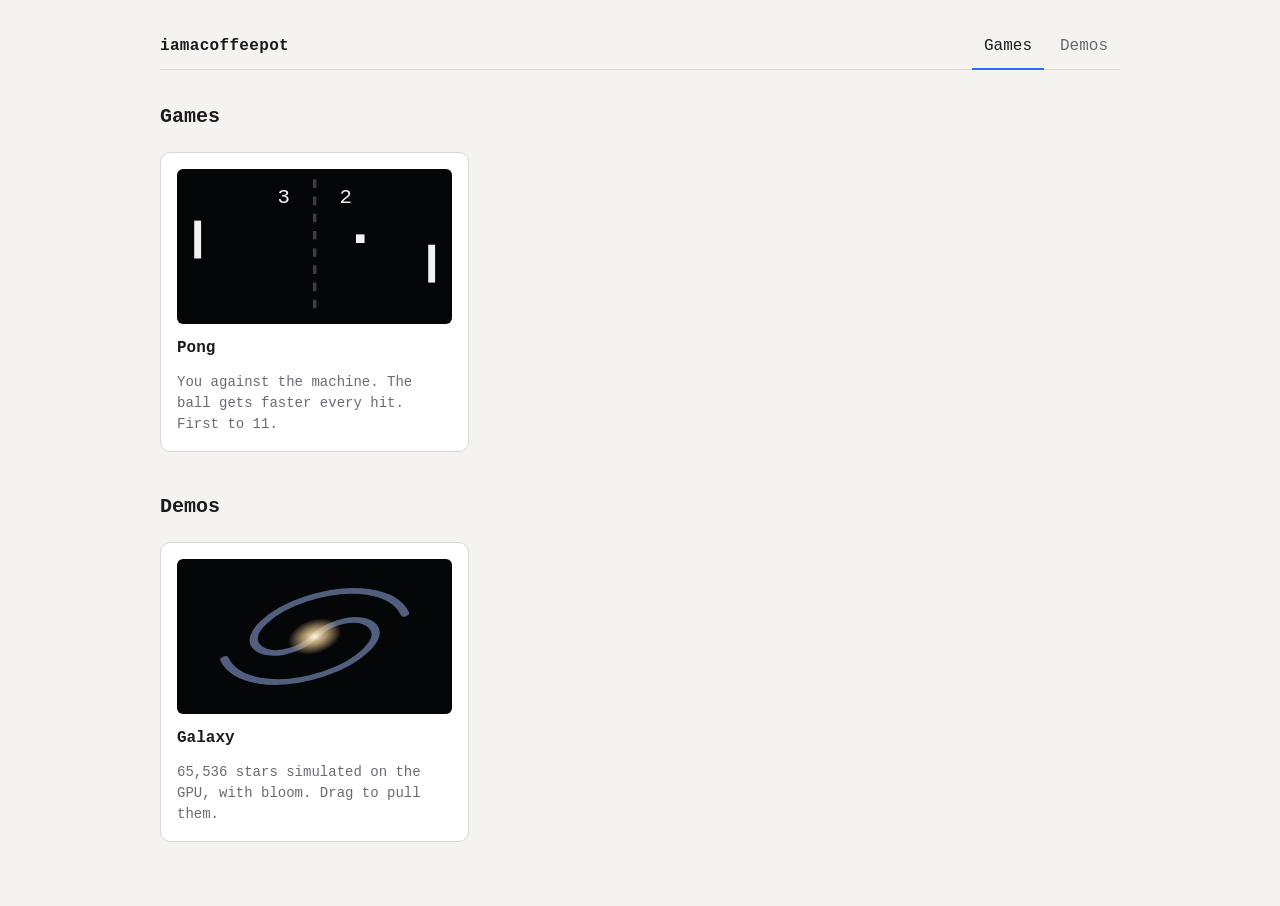
<file: index.html>
<!doctype html>
<html lang="en">
<head>
  <meta charset="utf-8">
  <meta name="viewport" content="width=device-width, initial-scale=1">
  <title>Games · iamacoffeepot</title>
  <meta name="description" content="Small games that run in the browser.">
  <link rel="stylesheet" href="/style.css">
</head>
<body>
  <div class="site">
    <header>
      <a class="name" href="/">iamacoffeepot</a>
      <nav><a href="/" aria-current="page">Games</a><a href="/demos/">Demos</a></nav>
    </header>
    <main>
      <h1>Games</h1>
      <ul class="games">
        <li>
          <a class="game" href="/games/pong/">
            <svg viewBox="0 0 160 90" role="img" aria-label="Pong: two paddles and a ball">
              <line x1="80" y1="6" x2="80" y2="84" stroke="#3a3d48" stroke-width="2" stroke-dasharray="5 5"/>
              <rect x="10" y="30" width="4" height="22" fill="#f2f2f2"/>
              <rect x="146" y="44" width="4" height="22" fill="#f2f2f2"/>
              <rect x="104" y="38" width="5" height="5" fill="#f2f2f2"/>
              <text x="62" y="20" fill="#f2f2f2" font-family="monospace" font-size="12" text-anchor="middle">3</text>
              <text x="98" y="20" fill="#f2f2f2" font-family="monospace" font-size="12" text-anchor="middle">2</text>
            </svg>
            <h2>Pong</h2>
            <p>You against the machine. The ball gets faster every hit. First to 11.</p>
          </a>
        </li>
      </ul>
      <h1 class="section">Demos</h1>
      <ul class="games">
        <li>
          <a class="game" href="/demos/galaxy/">
            <svg viewBox="0 0 160 90" role="img" aria-label="A spiral galaxy">
              <defs>
                <radialGradient id="core" cx="50%" cy="50%" r="50%">
                  <stop offset="0" stop-color="#fff4dc"/>
                  <stop offset="0.45" stop-color="#e9c98f" stop-opacity="0.7"/>
                  <stop offset="1" stop-color="#e9c98f" stop-opacity="0"/>
                </radialGradient>
              </defs>
              <g transform="translate(80 45) rotate(-18) scale(1 0.62)" fill="none" stroke-linecap="round">
                <path d="M0 0 C 12 -10, 30 -6, 34 8 C 38 22, 20 36, -2 36 C -30 36, -52 18, -54 -6" stroke="#8fa8dc" stroke-opacity="0.55" stroke-width="5"/>
                <path d="M0 0 C -12 10, -30 6, -34 -8 C -38 -22, -20 -36, 2 -36 C 30 -36, 52 -18, 54 6" stroke="#8fa8dc" stroke-opacity="0.55" stroke-width="5"/>
                <circle r="16" fill="url(#core)"/>
              </g>
            </svg>
            <h2>Galaxy</h2>
            <p>65,536 stars simulated on the GPU, with bloom. Drag to pull them.</p>
          </a>
        </li>
      </ul>
    </main>
  </div>
</body>
</html>
</file>
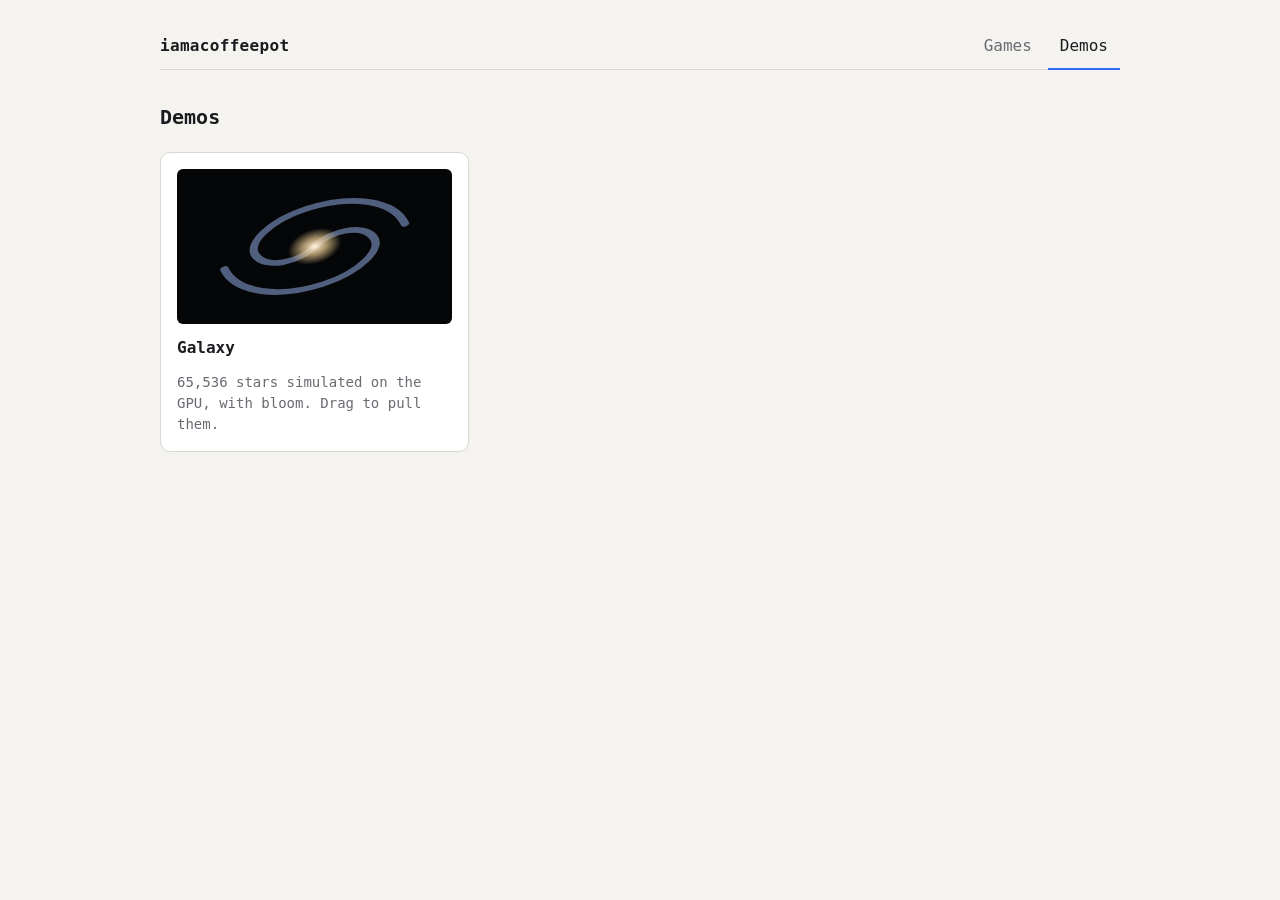
<file: demos/index.html>
<!doctype html>
<html lang="en">
<head>
  <meta charset="utf-8">
  <meta name="viewport" content="width=device-width, initial-scale=1">
  <title>Demos · iamacoffeepot</title>
  <meta name="description" content="Rendering demos that run in the browser.">
  <link rel="stylesheet" href="/style.css">
</head>
<body>
  <div class="site">
    <header>
      <a class="name" href="/">iamacoffeepot</a>
      <nav><a href="/">Games</a><a href="/demos/" aria-current="page">Demos</a></nav>
    </header>
    <main>
      <h1>Demos</h1>
      <ul class="games">
        <li>
          <a class="game" href="/demos/galaxy/">
            <svg viewBox="0 0 160 90" role="img" aria-label="A spiral galaxy">
              <defs>
                <radialGradient id="core" cx="50%" cy="50%" r="50%">
                  <stop offset="0" stop-color="#fff4dc"/>
                  <stop offset="0.45" stop-color="#e9c98f" stop-opacity="0.7"/>
                  <stop offset="1" stop-color="#e9c98f" stop-opacity="0"/>
                </radialGradient>
              </defs>
              <g transform="translate(80 45) rotate(-18) scale(1 0.62)" fill="none" stroke-linecap="round">
                <path d="M0 0 C 12 -10, 30 -6, 34 8 C 38 22, 20 36, -2 36 C -30 36, -52 18, -54 -6" stroke="#8fa8dc" stroke-opacity="0.55" stroke-width="5"/>
                <path d="M0 0 C -12 10, -30 6, -34 -8 C -38 -22, -20 -36, 2 -36 C 30 -36, 52 -18, 54 6" stroke="#8fa8dc" stroke-opacity="0.55" stroke-width="5"/>
                <circle r="16" fill="url(#core)"/>
              </g>
            </svg>
            <h2>Galaxy</h2>
            <p>65,536 stars simulated on the GPU, with bloom. Drag to pull them.</p>
          </a>
        </li>
      </ul>
    </main>
  </div>
</body>
</html>
</file>
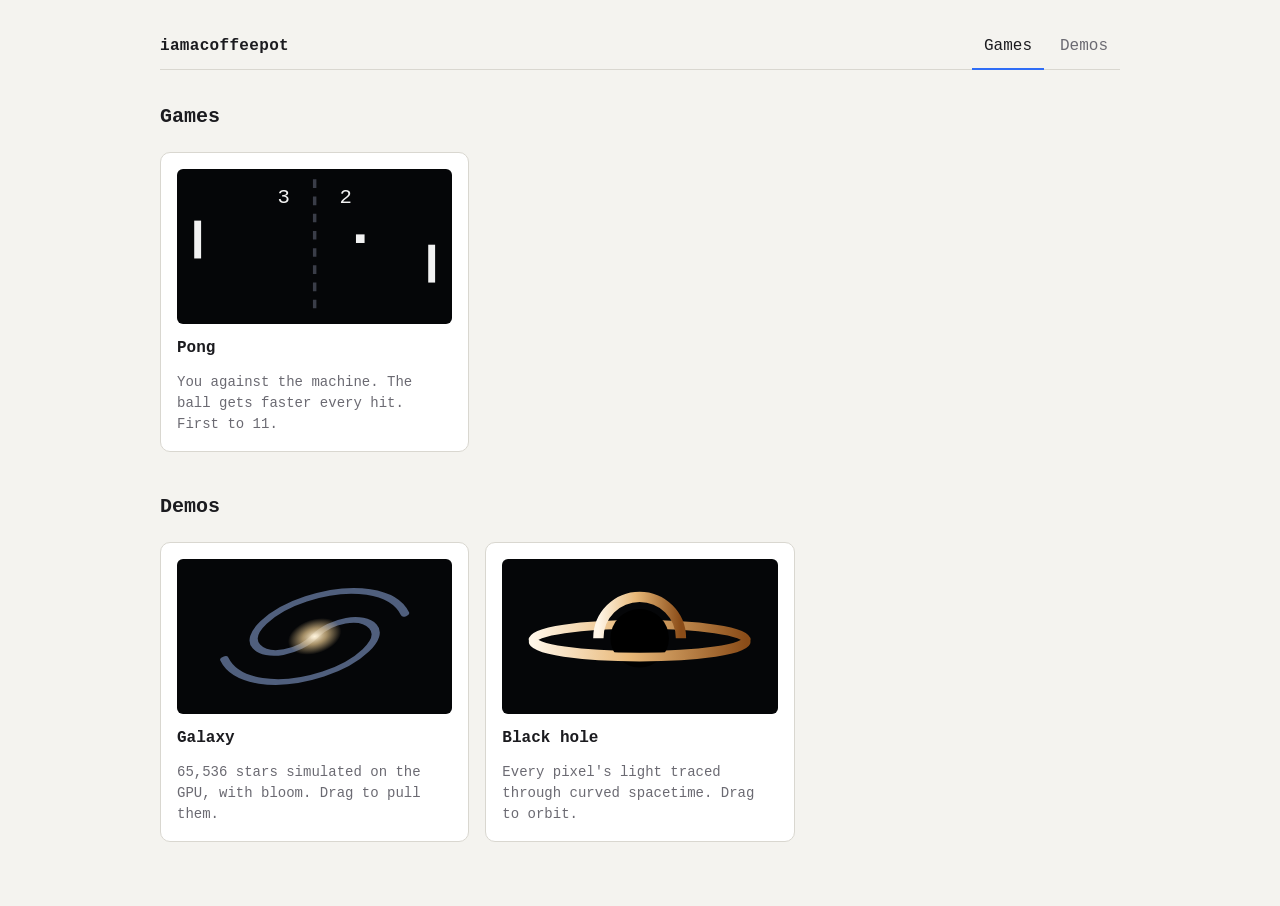
<file: site/index.html>
<!doctype html>
<html lang="en">
<head>
  <meta charset="utf-8">
  <meta name="viewport" content="width=device-width, initial-scale=1">
  <title>Games · iamacoffeepot</title>
  <meta name="description" content="Small games that run in the browser.">
  <link rel="stylesheet" href="/style.css">
</head>
<body>
  <div class="site">
    <header>
      <a class="name" href="/">iamacoffeepot</a>
      <nav><a href="/" aria-current="page">Games</a><a href="/demos/">Demos</a></nav>
    </header>
    <main>
      <h1>Games</h1>
      <ul class="games">
        <li>
          <a class="game" href="/games/pong/">
            <svg viewBox="0 0 160 90" role="img" aria-label="Pong: two paddles and a ball">
              <line x1="80" y1="6" x2="80" y2="84" stroke="#3a3d48" stroke-width="2" stroke-dasharray="5 5"/>
              <rect x="10" y="30" width="4" height="22" fill="#f2f2f2"/>
              <rect x="146" y="44" width="4" height="22" fill="#f2f2f2"/>
              <rect x="104" y="38" width="5" height="5" fill="#f2f2f2"/>
              <text x="62" y="20" fill="#f2f2f2" font-family="monospace" font-size="12" text-anchor="middle">3</text>
              <text x="98" y="20" fill="#f2f2f2" font-family="monospace" font-size="12" text-anchor="middle">2</text>
            </svg>
            <h2>Pong</h2>
            <p>You against the machine. The ball gets faster every hit. First to 11.</p>
          </a>
        </li>
      </ul>
      <h1 class="section">Demos</h1>
      <ul class="games">
        <li>
          <a class="game" href="/demos/galaxy/">
            <svg viewBox="0 0 160 90" role="img" aria-label="A spiral galaxy">
              <defs>
                <radialGradient id="core" cx="50%" cy="50%" r="50%">
                  <stop offset="0" stop-color="#fff4dc"/>
                  <stop offset="0.45" stop-color="#e9c98f" stop-opacity="0.7"/>
                  <stop offset="1" stop-color="#e9c98f" stop-opacity="0"/>
                </radialGradient>
              </defs>
              <g transform="translate(80 45) rotate(-18) scale(1 0.62)" fill="none" stroke-linecap="round">
                <path d="M0 0 C 12 -10, 30 -6, 34 8 C 38 22, 20 36, -2 36 C -30 36, -52 18, -54 -6" stroke="#8fa8dc" stroke-opacity="0.55" stroke-width="5"/>
                <path d="M0 0 C -12 10, -30 6, -34 -8 C -38 -22, -20 -36, 2 -36 C 30 -36, 52 -18, 54 6" stroke="#8fa8dc" stroke-opacity="0.55" stroke-width="5"/>
                <circle r="16" fill="url(#core)"/>
              </g>
            </svg>
            <h2>Galaxy</h2>
            <p>65,536 stars simulated on the GPU, with bloom. Drag to pull them.</p>
          </a>
        </li>
        <li>
          <a class="game" href="/demos/blackhole/">
            <svg viewBox="0 0 160 90" role="img" aria-label="A black hole with a lensed accretion disk">
              <defs>
                <linearGradient id="disk" x1="0" x2="1">
                  <stop offset="0" stop-color="#fff6e8"/>
                  <stop offset="0.45" stop-color="#e8b878"/>
                  <stop offset="1" stop-color="#8a4c18"/>
                </linearGradient>
              </defs>
              <ellipse cx="80" cy="47" rx="62" ry="9" fill="none" stroke="url(#disk)" stroke-width="5"/>
              <path d="M56 46 A24 24 0 0 1 104 46" fill="none" stroke="url(#disk)" stroke-width="6"/>
              <circle cx="80" cy="46" r="17" fill="#000"/>
              <path d="M18 48 A62 9 0 0 0 142 48" fill="none" stroke="url(#disk)" stroke-width="5"/>
            </svg>
            <h2>Black hole</h2>
            <p>Every pixel's light traced through curved spacetime. Drag to orbit.</p>
          </a>
        </li>
      </ul>
    </main>
  </div>
</body>
</html>
</file>
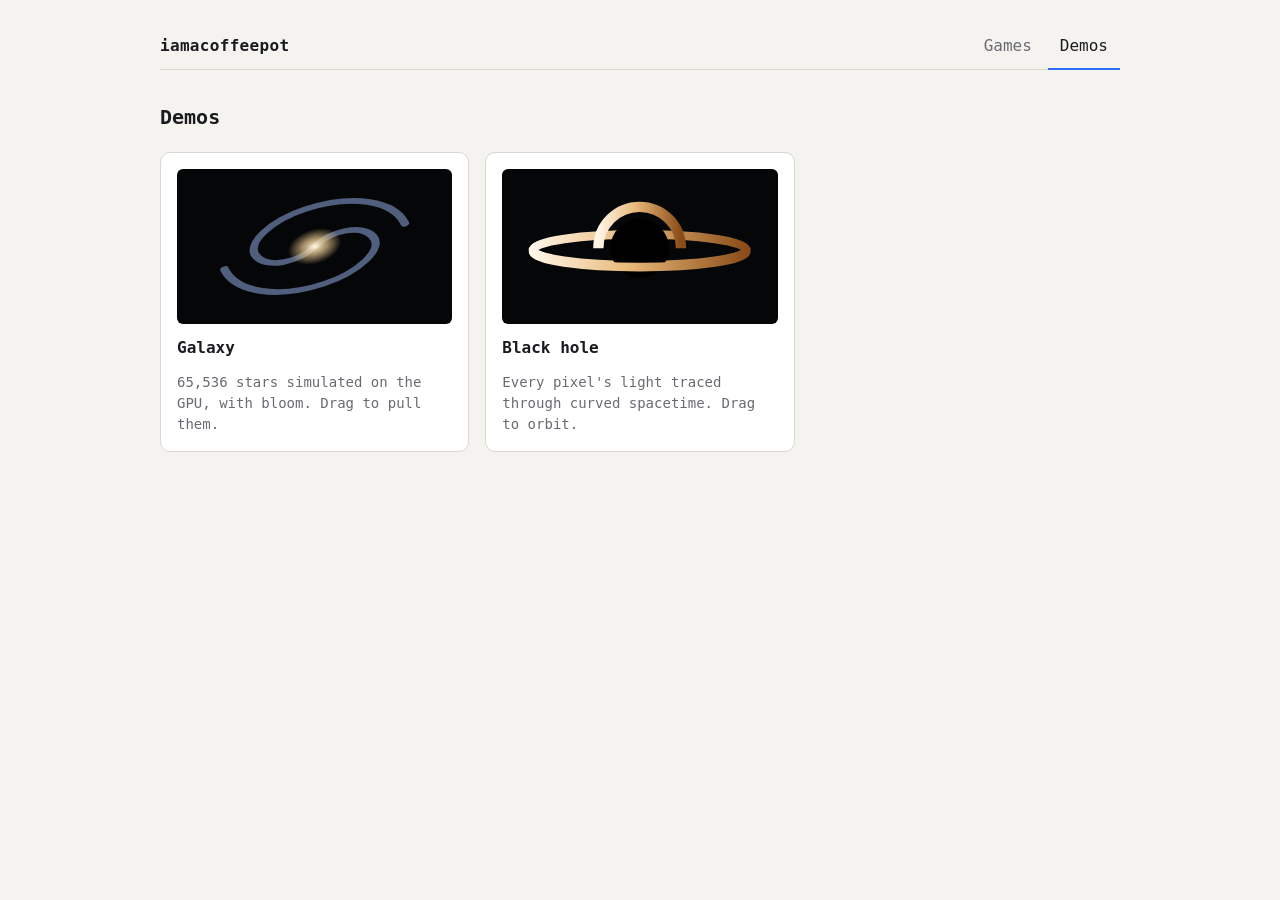
<file: site/demos/index.html>
<!doctype html>
<html lang="en">
<head>
  <meta charset="utf-8">
  <meta name="viewport" content="width=device-width, initial-scale=1">
  <title>Demos · iamacoffeepot</title>
  <meta name="description" content="Rendering demos that run in the browser.">
  <link rel="stylesheet" href="/style.css">
</head>
<body>
  <div class="site">
    <header>
      <a class="name" href="/">iamacoffeepot</a>
      <nav><a href="/">Games</a><a href="/demos/" aria-current="page">Demos</a></nav>
    </header>
    <main>
      <h1>Demos</h1>
      <ul class="games">
        <li>
          <a class="game" href="/demos/galaxy/">
            <svg viewBox="0 0 160 90" role="img" aria-label="A spiral galaxy">
              <defs>
                <radialGradient id="core" cx="50%" cy="50%" r="50%">
                  <stop offset="0" stop-color="#fff4dc"/>
                  <stop offset="0.45" stop-color="#e9c98f" stop-opacity="0.7"/>
                  <stop offset="1" stop-color="#e9c98f" stop-opacity="0"/>
                </radialGradient>
              </defs>
              <g transform="translate(80 45) rotate(-18) scale(1 0.62)" fill="none" stroke-linecap="round">
                <path d="M0 0 C 12 -10, 30 -6, 34 8 C 38 22, 20 36, -2 36 C -30 36, -52 18, -54 -6" stroke="#8fa8dc" stroke-opacity="0.55" stroke-width="5"/>
                <path d="M0 0 C -12 10, -30 6, -34 -8 C -38 -22, -20 -36, 2 -36 C 30 -36, 52 -18, 54 6" stroke="#8fa8dc" stroke-opacity="0.55" stroke-width="5"/>
                <circle r="16" fill="url(#core)"/>
              </g>
            </svg>
            <h2>Galaxy</h2>
            <p>65,536 stars simulated on the GPU, with bloom. Drag to pull them.</p>
          </a>
        </li>
        <li>
          <a class="game" href="/demos/blackhole/">
            <svg viewBox="0 0 160 90" role="img" aria-label="A black hole with a lensed accretion disk">
              <defs>
                <linearGradient id="disk" x1="0" x2="1">
                  <stop offset="0" stop-color="#fff6e8"/>
                  <stop offset="0.45" stop-color="#e8b878"/>
                  <stop offset="1" stop-color="#8a4c18"/>
                </linearGradient>
              </defs>
              <ellipse cx="80" cy="47" rx="62" ry="9" fill="none" stroke="url(#disk)" stroke-width="5"/>
              <path d="M56 46 A24 24 0 0 1 104 46" fill="none" stroke="url(#disk)" stroke-width="6"/>
              <circle cx="80" cy="46" r="17" fill="#000"/>
              <path d="M18 48 A62 9 0 0 0 142 48" fill="none" stroke="url(#disk)" stroke-width="5"/>
            </svg>
            <h2>Black hole</h2>
            <p>Every pixel's light traced through curved spacetime. Drag to orbit.</p>
          </a>
        </li>
      </ul>
    </main>
  </div>
</body>
</html>
</file>
<file: style.css>
:root {
  --bg: #f4f3ef;
  --fg: #1b1b1f;
  --muted: #6b6a72;
  --line: #d9d7d0;
  --card: #ffffff;
  --accent: #2f6df6;
  color-scheme: light;
}
@media (prefers-color-scheme: dark) {
  :root {
    --bg: #0e0f13;
    --fg: #ecebf0;
    --muted: #8d8c96;
    --line: #262832;
    --card: #16181f;
    --accent: #7aa2ff;
    color-scheme: dark;
  }
}

* { box-sizing: border-box; }

html, body { margin: 0; }

body {
  background: var(--bg);
  color: var(--fg);
  font: 16px/1.5 "JetBrains Mono", ui-monospace, SFMono-Regular, Menlo, Consolas, monospace;
  padding-inline: 16px;
}

a { color: inherit; }

.site {
  max-width: 960px;
  margin: 0 auto;
}

header {
  display: flex;
  flex-wrap: wrap;
  align-items: baseline;
  justify-content: space-between;
  gap: 12px 24px;
  padding-block: 28px 0;
  border-bottom: 1px solid var(--line);
}

.name {
  font-weight: 700;
  text-decoration: none;
  letter-spacing: 0.02em;
}

nav { display: flex; gap: 4px; }

nav a {
  text-decoration: none;
  color: var(--muted);
  padding: 6px 12px 10px;
  border-bottom: 2px solid transparent;
  margin-bottom: -1px;
}

nav a:hover { color: var(--fg); }

nav a[aria-current="page"] {
  color: var(--fg);
  border-bottom-color: var(--accent);
}

main { padding-block: 32px 64px; }

h1 {
  font-size: 1.25rem;
  margin: 0 0 20px;
  text-wrap: balance;
}

h1.section { margin-top: 40px; }

.games {
  list-style: none;
  padding: 0;
  margin: 0;
  display: grid;
  grid-template-columns: repeat(auto-fill, minmax(240px, 1fr));
  gap: 16px;
}

.game {
  display: flex;
  flex-direction: column;
  gap: 12px;
  padding: 16px;
  background: var(--card);
  border: 1px solid var(--line);
  border-radius: 10px;
  text-decoration: none;
  transition: border-color 120ms;
}

.game:hover { border-color: var(--accent); }

.game svg {
  width: 100%;
  height: auto;
  border-radius: 6px;
  background: #050608;
}

.game h2 { font-size: 1rem; margin: 0; }

.game p { margin: 0; color: var(--muted); font-size: 0.875rem; }

.play {
  display: flex;
  flex-direction: column;
  align-items: center;
  gap: 16px;
}

.play canvas {
  width: min(100%, 800px);
  max-width: 100%;
  aspect-ratio: 4 / 3;
  height: auto;
  background: #050608;
  border-radius: 8px;
  display: block;
  outline: none;
}

.hint { color: var(--muted); font-size: 0.875rem; margin: 0; text-align: center; }

.notice {
  max-width: 60ch;
  padding: 12px 16px;
  border: 1px solid var(--line);
  border-radius: 8px;
  background: var(--card);
}
</file>
